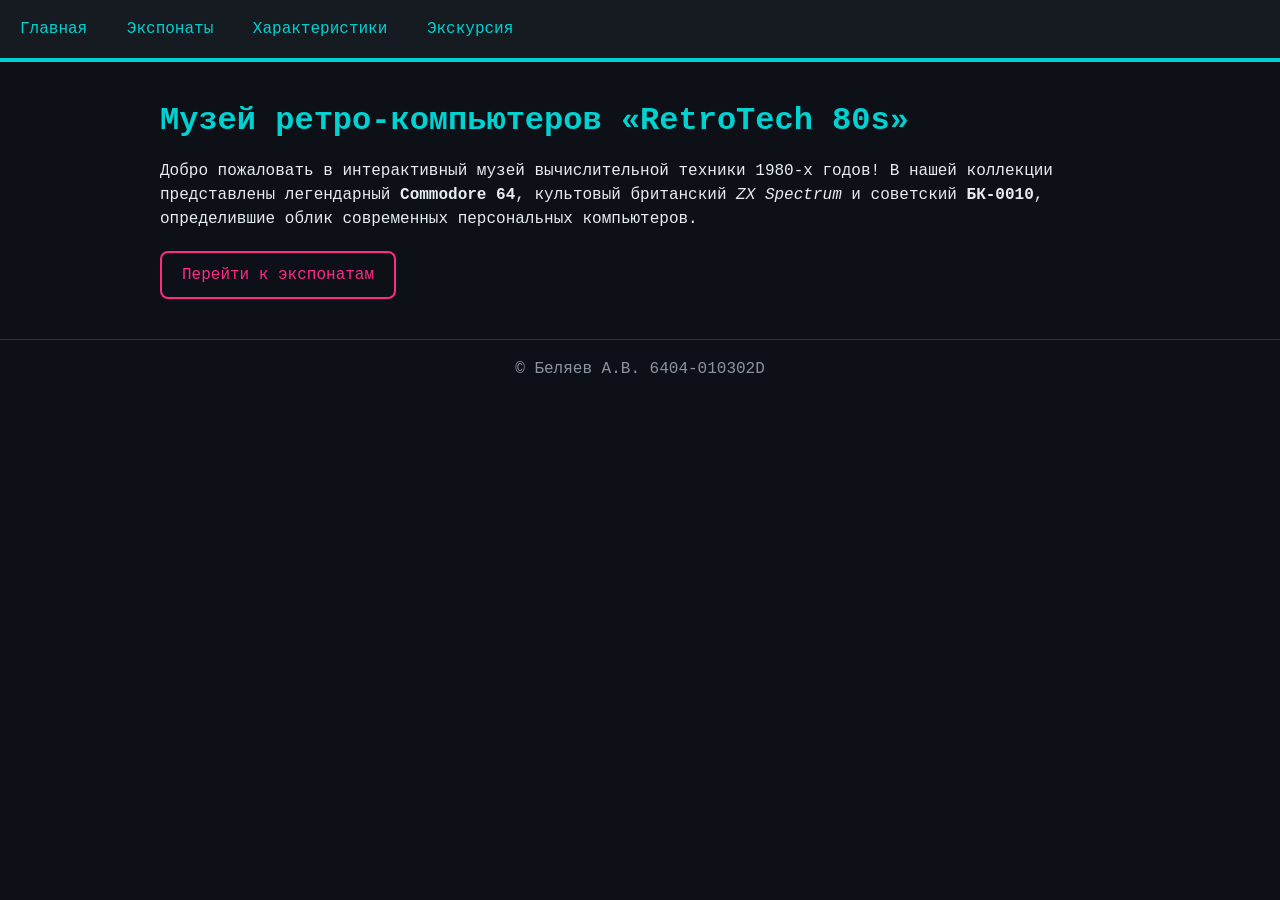
<file: lab2/index.html>
<!DOCTYPE html>
<html>
    <head>
        <meta charset="UTF-8">
        <title>Музей ретро-компьютеров | Главная</title>
        <link rel="stylesheet" href="style.css">
    </head>
    <body>
        <header>
            <nav>
                <ul>
                    <li><a href="index.html">Главная</a></li>
                    <li><a href="exhibits.html">Экспонаты</a></li>
                    <li><a href="specs.html">Характеристики</a></li>
                    <li><a href="visit.html">Экскурсия</a></li>
                </ul>
            </nav>
        </header>
        <main>
            <h1>
                Музей ретро-компьютеров «RetroTech 80s»
            </h1>
            <p>
                Добро пожаловать в интерактивный музей вычислительной техники 1980-х годов!
                В нашей коллекции представлены легендарный <strong>Commodore 64</strong>, культовый британский <em>ZX Spectrum</em> и советский <strong>БК-0010</strong>,
                определившие облик современных персональных компьютеров.
            </p>
            <p><a href="exhibits.html" class="neon-button">Перейти к экспонатам</a></p>
        </main>
        <footer>
            <p>
                &copy; Беляев А.В. 6404-010302D
            </p>
        </footer>
    </body>
</html>
</file>
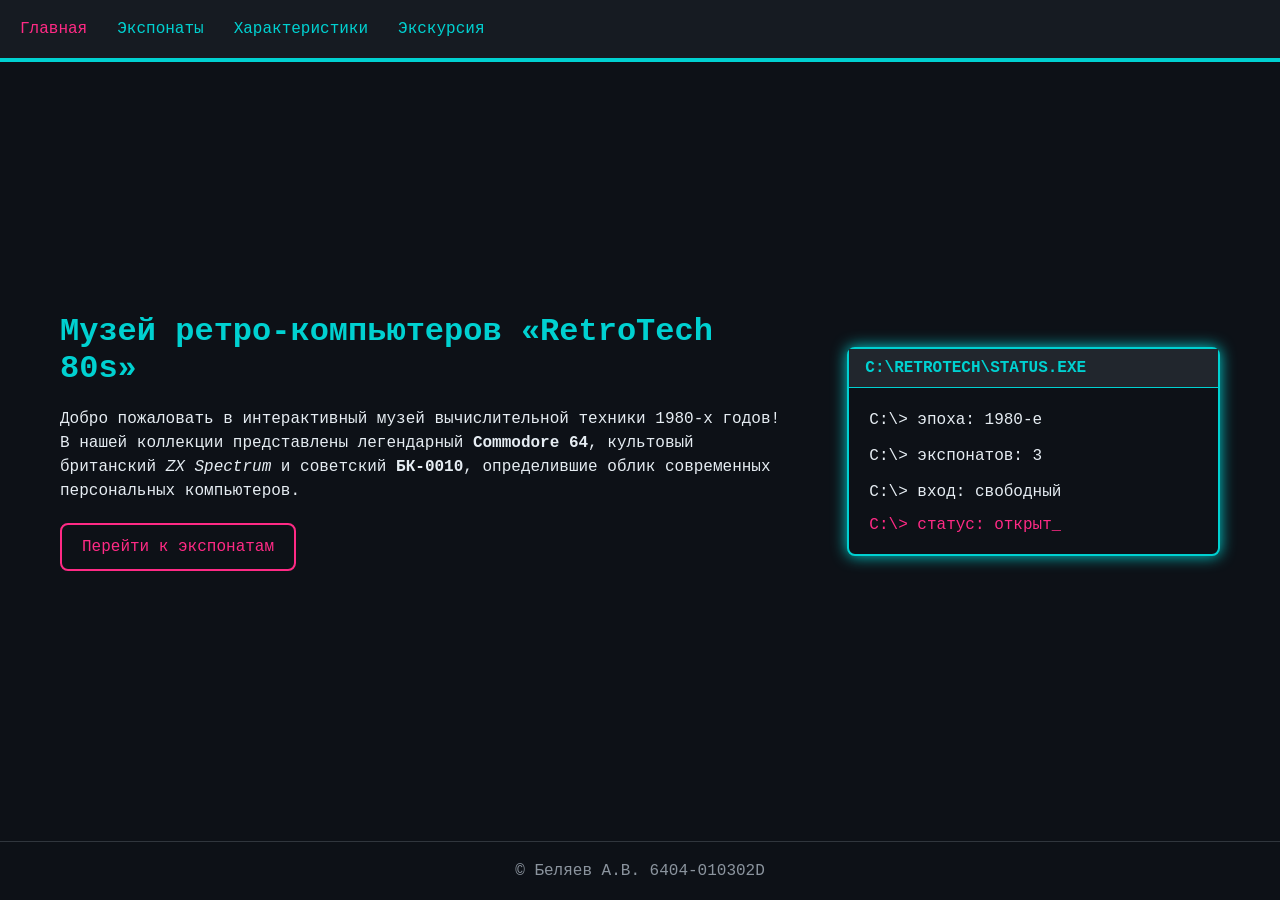
<file: lab4/index.html>
<!DOCTYPE html>
<html>
    <head>
        <meta charset="UTF-8">
        <title>Музей ретро-компьютеров | Главная</title>
        <link rel="stylesheet" href="style.css">
    </head>
    <body class="page page_flex">
        <header class="header">
            <nav class="nav">
                <ul class="nav__list">
                    <li class="nav__item"><a href="index.html" class="nav__link nav__link_active">Главная</a></li>
                    <li class="nav__item"><a href="exhibits.html" class="nav__link">Экспонаты</a></li>
                    <li class="nav__item"><a href="specs.html" class="nav__link">Характеристики</a></li>
                    <li class="nav__item"><a href="visit.html" class="nav__link">Экскурсия</a></li>
                </ul>
            </nav>
        </header>
        <main class="main">
            <div class="welcome">
                <div class="welcome__text">
                    <h1 class="main__title">
                        Музей ретро-компьютеров «RetroTech 80s»
                    </h1>
                    <p class="main__text">
                        Добро пожаловать в интерактивный музей вычислительной техники 1980-х годов!
                        В нашей коллекции представлены легендарный <strong>Commodore 64</strong>, культовый британский <em>ZX Spectrum</em> и советский <strong>БК-0010</strong>,
                        определившие облик современных персональных компьютеров.
                    </p>
                    <p class="main__text"><a href="exhibits.html" class="button button_neon">Перейти к экспонатам</a></p>
                </div>
                <div class="terminal">
                    <div class="terminal__header">
                        C:\RETROTECH\STATUS.EXE
                    </div>
                    <div class="terminal__body">
                        <p class="terminal__line">C:\&gt; эпоха: 1980-е</p>
                        <p class="terminal__line">C:\&gt; экспонатов: 3</p>
                        <p class="terminal__line">C:\&gt; вход: свободный</p>
                        <p class="terminal__status">C:\&gt; <span class="terminal__typing">статус: открыт<span class="terminal__cursor">_</span></span></p>
                    </div>
                </div>
            </div>
        </main>
        <footer class="footer">
            <p class="footer__text">
                &copy; Беляев А.В. 6404-010302D
            </p>
        </footer>
    </body>
</html>
</file>
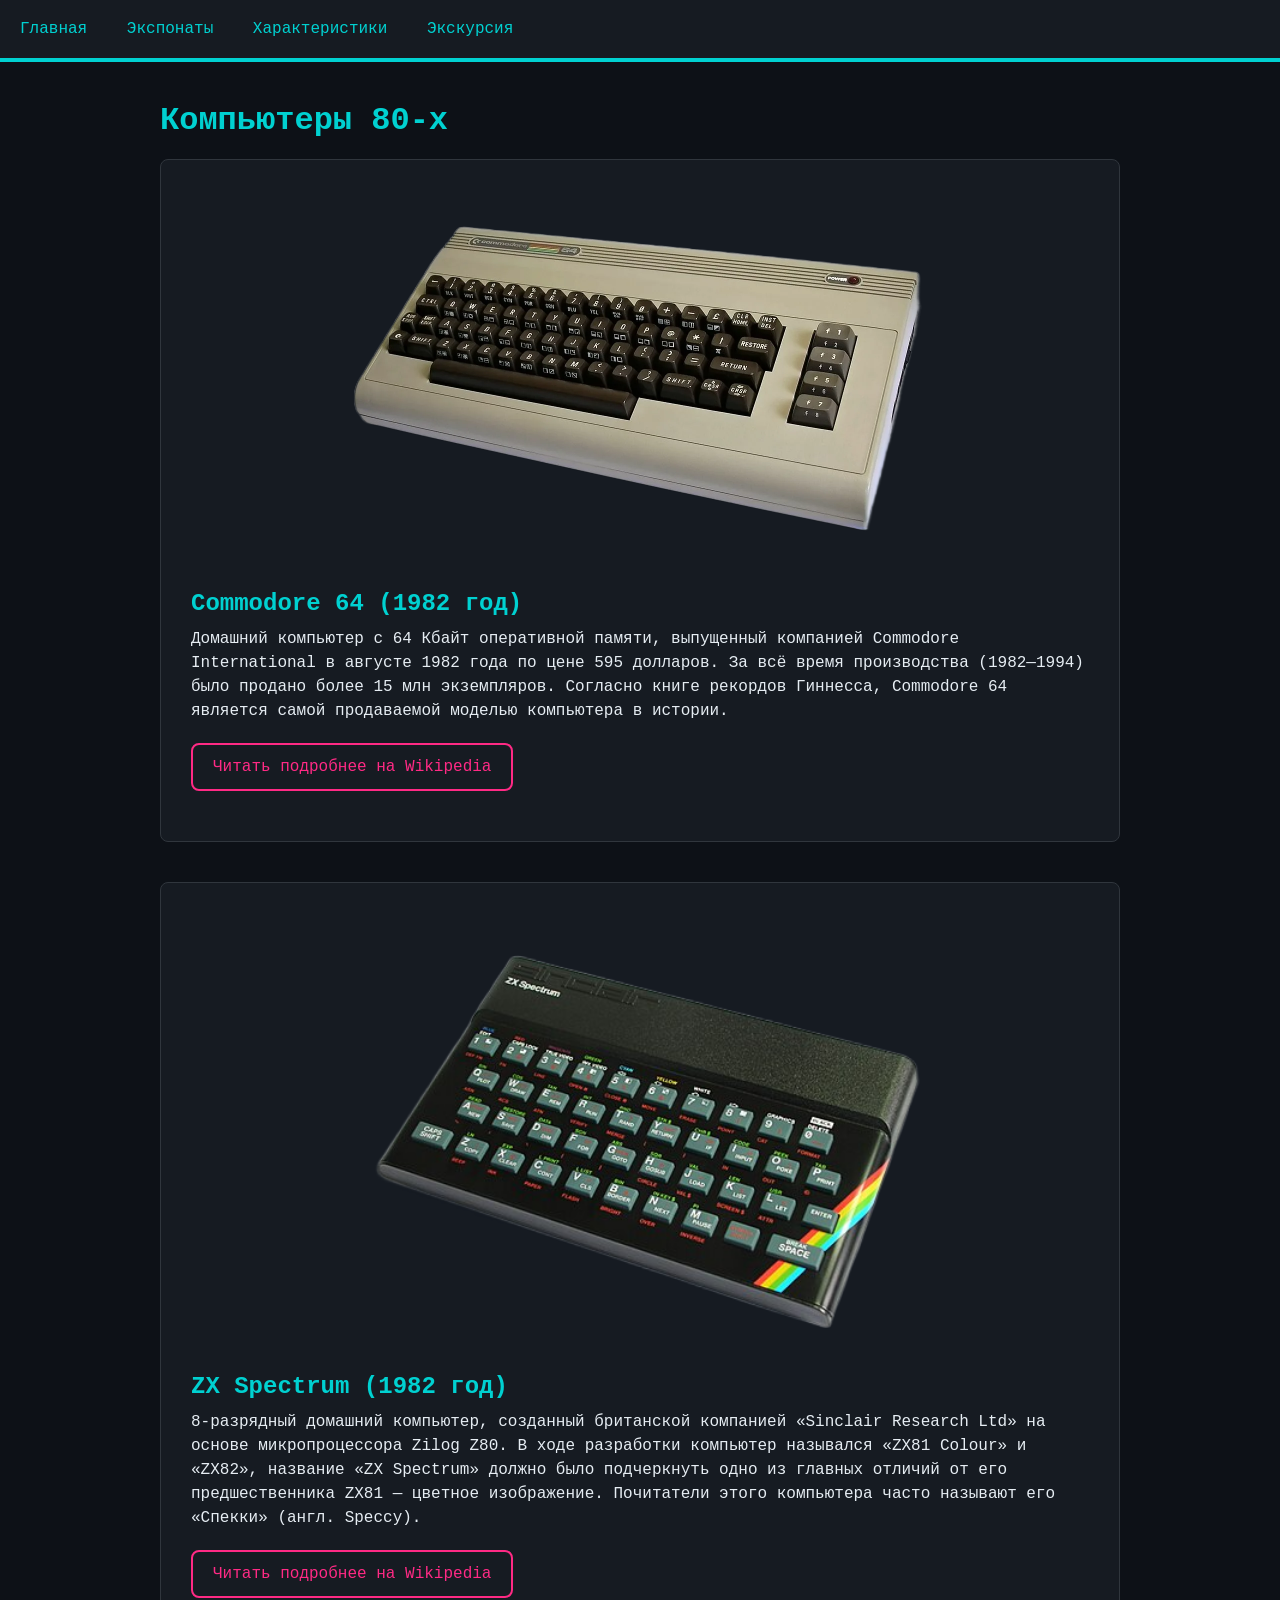
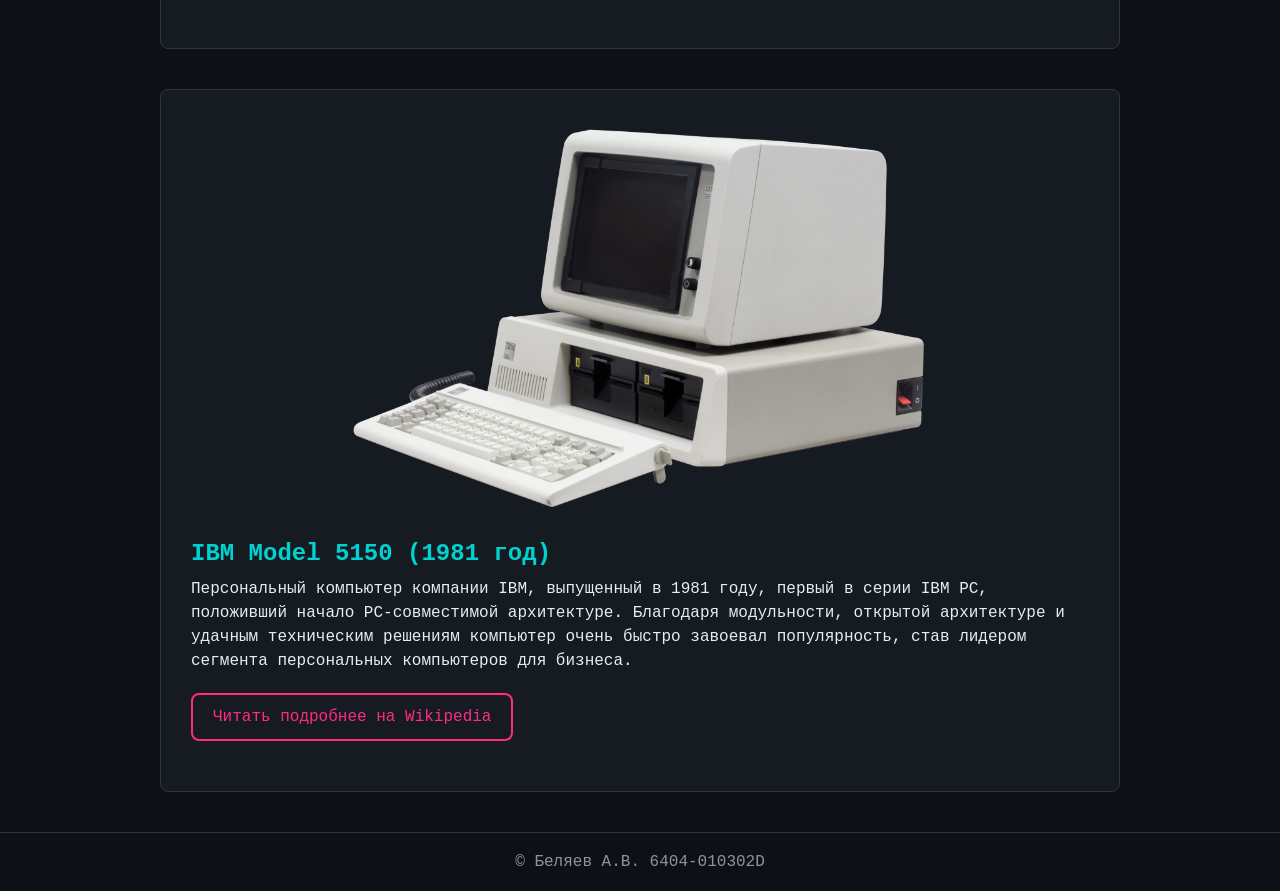
<file: lab2/exhibits.html>
<!DOCTYPE html>
<html>
    <head>
        <meta charset="UTF-8">
        <title>Музей ретро-компьютеров | Экспонаты</title>
        <link rel="stylesheet" href="style.css">
    </head>
    <body>
        <header>
            <nav>
                <ul>
                    <li><a href="index.html">Главная</a></li>
                    <li><a href="exhibits.html">Экспонаты</a></li>
                    <li><a href="specs.html">Характеристики</a></li>
                    <li><a href="visit.html">Экскурсия</a></li>
                </ul>
            </nav>
        </header>
        <main>
            <h1>
                Компьютеры 80-х
            </h1>
            <div class="PC">
                <img src="images/c64.png" alt="Компьютер Commodore 64" width="600">
            <h2>
                Commodore 64 (1982 год)
            </h2>
            <p>
                Домашний компьютер с 64 Кбайт оперативной памяти, выпущенный компанией Commodore International
                в августе 1982 года по цене 595 долларов.
                За всё время производства (1982—1994) было продано более 15 млн экземпляров.
                Согласно книге рекордов Гиннесса, Commodore 64 является самой продаваемой моделью компьютера в истории.
            </p>
            <p><a href="https://ru.wikipedia.org/wiki/Commodore_64" target="_blank" class="neon-button">Читать подробнее на Wikipedia</a></p>
            </div>

            <div class="PC">
                <img src="images/spectrum.png" alt="Компьютер ZX Spectrum" width="600">
            <h2>
                ZX Spectrum (1982 год)
            </h2>
            <p>
                8-разрядный домашний компьютер, созданный британской компанией «Sinclair Research Ltd» на основе микропроцессора Zilog Z80.
                В ходе разработки компьютер назывался «ZX81 Colour» и «ZX82», название «ZX Spectrum» должно было подчеркнуть одно из главных отличий
                от его предшественника ZX81 — цветное изображение. Почитатели этого компьютера часто называют его «Спекки» (англ. Speccy).
            </p>
            <p><a href="https://ru.wikipedia.org/wiki/ZX_Spectrum" target="_blank" class="neon-button">Читать подробнее на Wikipedia</a></p>
            </div>

            <div class="PC">
                <img src="images/ibmpc.png" alt="Компьютер IBM Model 5150" width="600">
            <h2>
                IBM Model 5150 (1981 год)
            </h2>
            <p>
                Персональный компьютер компании IBM, выпущенный в 1981 году, первый в серии IBM PC, положивший начало PC-совместимой архитектуре.
                Благодаря модульности, открытой архитектуре и удачным техническим решениям компьютер очень быстро завоевал популярность,
                став лидером сегмента персональных компьютеров для бизнеса.
            </p>
            <p><a href="https://ru.wikipedia.org/wiki/IBM_PC" target="_blank" class="neon-button">Читать подробнее на Wikipedia</a></p>
            </div>
        </main>
        <footer>
            <p>
                &copy; Беляев А.В. 6404-010302D
            </p>
        </footer>
    </body>
</html>
</file>
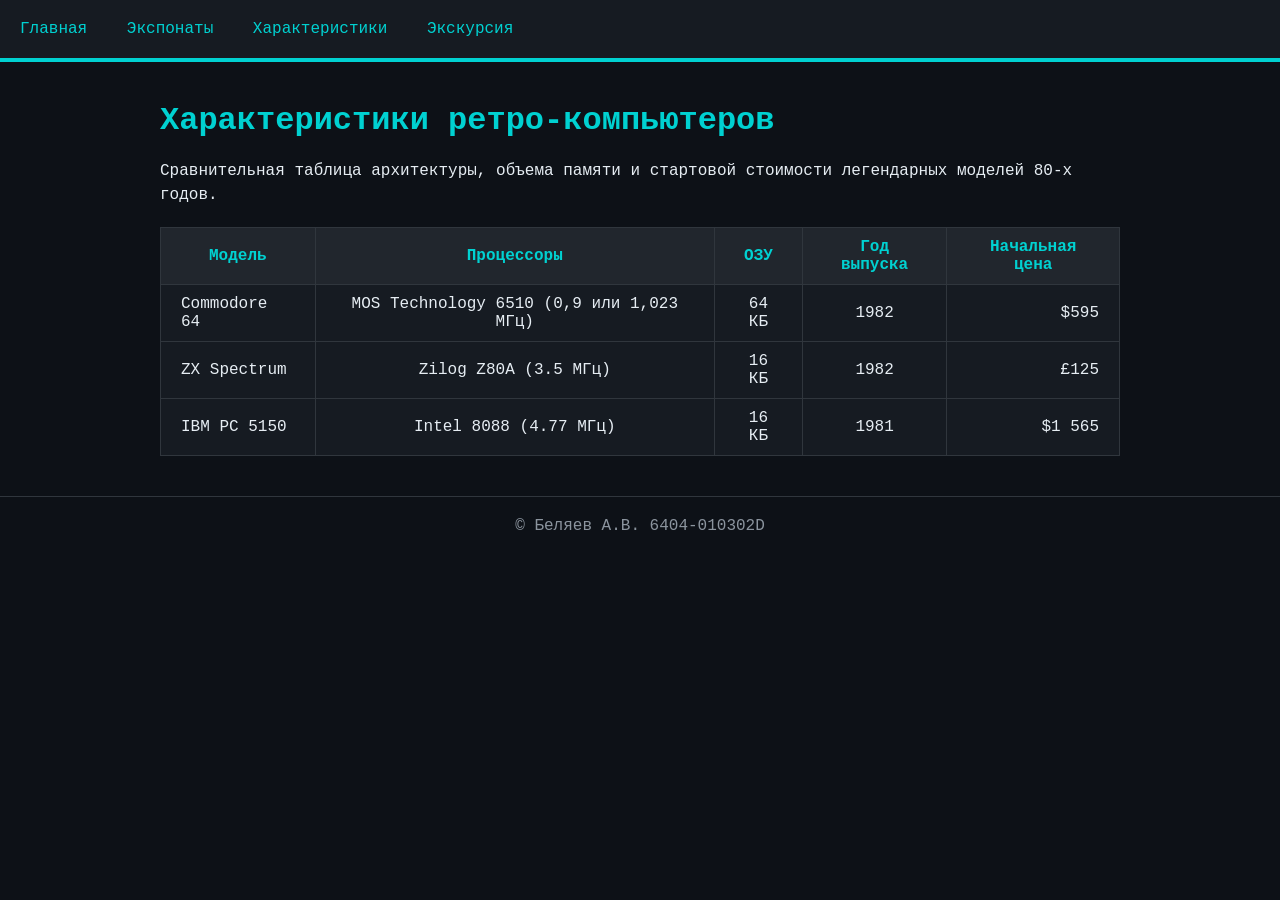
<file: lab2/specs.html>
<!DOCTYPE html>
<html>
    <head>
        <meta charset="UTF-8">
        <title>Музей ретро-компьютеров | Характеристики</title>
        <link rel="stylesheet" href="style.css">
    </head>
    <body>
        <header>
            <nav>
                <ul>
                    <li><a href="index.html">Главная</a></li>
                    <li><a href="exhibits.html">Экспонаты</a></li>
                    <li><a href="specs.html">Характеристики</a></li>
                    <li><a href="visit.html">Экскурсия</a></li>
                </ul>
            </nav>
        </header>
        <main>
            <h1>
                Характеристики ретро-компьютеров
            </h1>
            <p>
                Сравнительная таблица архитектуры, объема памяти и стартовой стоимости легендарных моделей 80-х годов.
            </p>
            <table>
                <thead>
                    <tr>
                        <th>Модель</th>
                        <th>Процессоры</th>
                        <th>ОЗУ</th>
                        <th>Год выпуска</th>
                        <th>Начальная цена</th>
                    </tr>
                </thead>
                <tbody>
                    <tr>
                        <td class="shift-left">Commodore 64</td>
                        <td class="shift-center">MOS Technology 6510 (0,9 или 1,023 МГц)</td>
                        <td class="shift-center">64 КБ</td>
                        <td class="shift-center">1982</td>
                        <td class="shift-right">$595</td>
                    </tr>

                    <tr>
                        <td class="shift-left">ZX Spectrum</td>
                        <td class="shift-center">Zilog Z80A (3.5 МГц)</td>
                        <td class="shift-center">16 КБ</td>
                        <td class="shift-center">1982</td>
                        <td class="shift-right">£125</td>
                    </tr>

                    <tr>
                        <td class="shift-left">IBM PC 5150</td>
                        <td class="shift-center">Intel 8088 (4.77 МГц)</td>
                        <td class="shift-center">16 КБ</td>
                        <td class="shift-center">1981</td>
                        <td class="shift-right">$1 565</td>
                    </tr>
                </tbody>
            </table>
        </main>
        <footer>
            <p>
                &copy; Беляев А.В. 6404-010302D
            </p>
        </footer>
    </body>
</html>
</file>
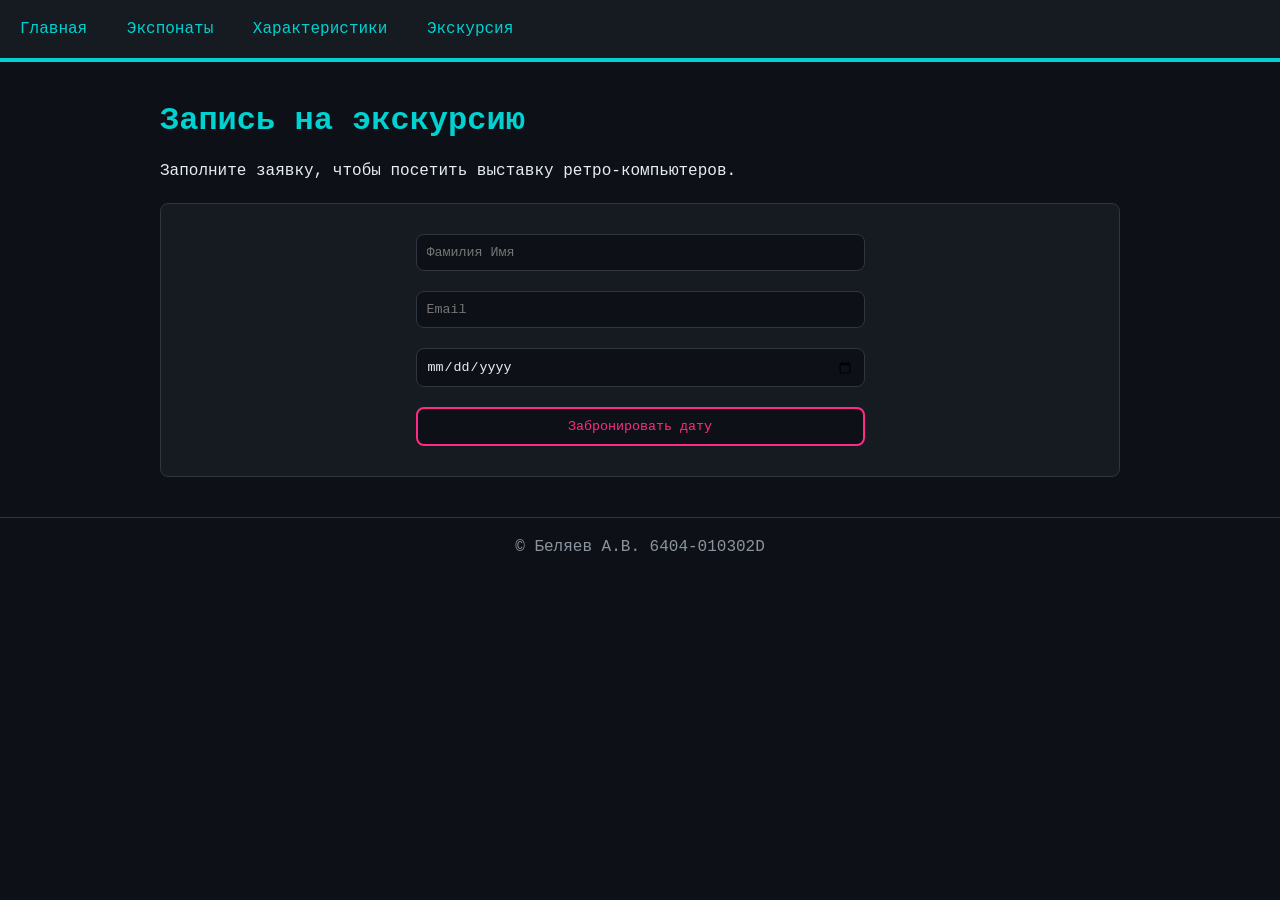
<file: lab2/visit.html>
<!DOCTYPE html>
<html>
    <head>
        <meta charset="UTF-8">
        <title>Музей ретро-компьютеров | Экскурсия</title>
        <link rel="stylesheet" href="style.css">
    </head>
    <body>
        <header>
            <nav>
                <ul>
                    <li><a href="index.html">Главная</a></li>
                    <li><a href="exhibits.html">Экспонаты</a></li>
                    <li><a href="specs.html">Характеристики</a></li>
                    <li><a href="visit.html">Экскурсия</a></li>
                </ul>
            </nav>
        </header>
        <main>
            <h1>
                Запись на экскурсию
            </h1>
            <p>
                Заполните заявку, чтобы посетить выставку ретро-компьютеров.
            </p>
            <form method="post" autocomplete="off" action="">
                <input type="text" name="login" placeholder="Фамилия Имя">
                <input type="email" name="email" placeholder="Email">
                <input type="date" name="visit_date">
                <input type="submit" value="Забронировать дату" class="neon-button">
            </form>
        </main>
        <footer>
            <p>
                &copy; Беляев А.В. 6404-010302D
            </p>
        </footer>
    </body>
</html>
</file>
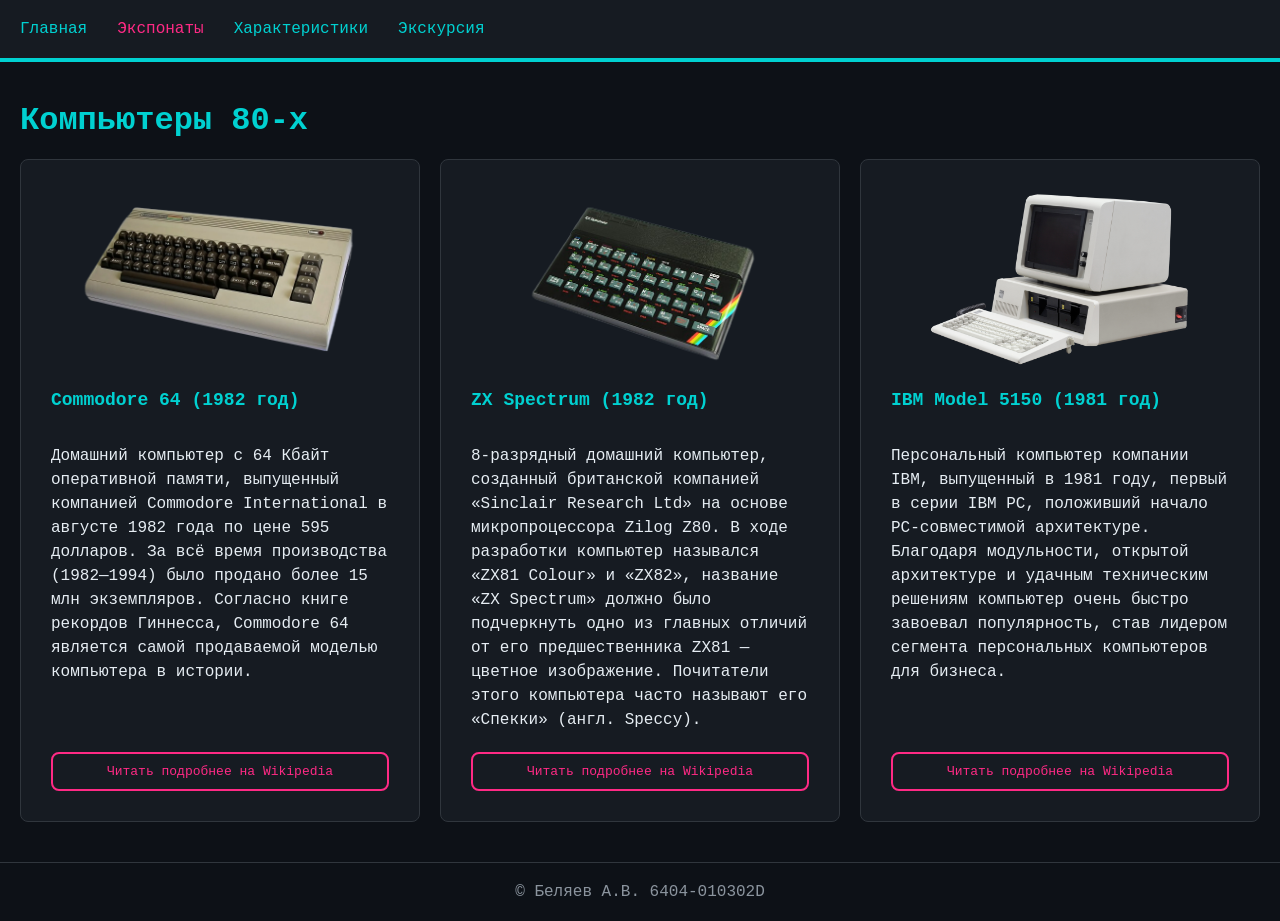
<file: lab4/exhibits.html>
<!DOCTYPE html>
<html>
    <head>
        <meta charset="UTF-8">
        <title>Музей ретро-компьютеров | Экспонаты</title>
        <link rel="stylesheet" href="style.css">
    </head>
    <body class="page">
        <header class="header">
            <nav class="nav">
                <ul class="nav__list">
                    <li class="nav__item"><a href="index.html" class="nav__link">Главная</a></li>
                    <li class="nav__item"><a href="exhibits.html" class="nav__link nav__link_active">Экспонаты</a></li>
                    <li class="nav__item"><a href="specs.html" class="nav__link">Характеристики</a></li>
                    <li class="nav__item"><a href="visit.html" class="nav__link">Экскурсия</a></li>
                </ul>
            </nav>
        </header>
        <main class="main main_wide">
            <h1 class="main__title">
                Компьютеры 80-х
            </h1>
            <div class="exhibits">
                <div class="card">
                    <img src="images/c64.png" alt="Компьютер Commodore 64" class="card__image">
                    <h2 class="card__title">
                        Commodore 64 (1982 год)
                    </h2>
                    <p class="card__text">
                        Домашний компьютер с 64 Кбайт оперативной памяти, выпущенный компанией Commodore International
                        в августе 1982 года по цене 595 долларов.
                        За всё время производства (1982—1994) было продано более 15 млн экземпляров.
                        Согласно книге рекордов Гиннесса, Commodore 64 является самой продаваемой моделью компьютера в истории.
                    </p>
                    <p class="card__actions"><a href="https://ru.wikipedia.org/wiki/Commodore_64" target="_blank" class="button button_neon button_full">Читать подробнее на Wikipedia</a></p>
                </div>

                <div class="card">
                    <img src="images/spectrum.png" alt="Компьютер ZX Spectrum" class="card__image">
                    <h2 class="card__title">
                        ZX Spectrum (1982 год)
                    </h2>
                    <p class="card__text">
                        8-разрядный домашний компьютер, созданный британской компанией «Sinclair Research Ltd» на основе микропроцессора Zilog Z80.
                        В ходе разработки компьютер назывался «ZX81 Colour» и «ZX82», название «ZX Spectrum» должно было подчеркнуть одно из главных отличий
                        от его предшественника ZX81 — цветное изображение. Почитатели этого компьютера часто называют его «Спекки» (англ. Speccy).
                    </p>
                    <p class="card__actions"><a href="https://ru.wikipedia.org/wiki/ZX_Spectrum" target="_blank" class="button button_neon button_full">Читать подробнее на Wikipedia</a></p>
                </div>

                <div class="card">
                    <img src="images/ibmpc.png" alt="Компьютер IBM Model 5150" class="card__image">
                    <h2 class="card__title">
                        IBM Model 5150 (1981 год)
                    </h2>
                    <p class="card__text">
                        Персональный компьютер компании IBM, выпущенный в 1981 году, первый в серии IBM PC, положивший начало PC-совместимой архитектуре.
                        Благодаря модульности, открытой архитектуре и удачным техническим решениям компьютер очень быстро завоевал популярность,
                        став лидером сегмента персональных компьютеров для бизнеса.
                    </p>
                    <p class="card__actions"><a href="https://ru.wikipedia.org/wiki/IBM_PC" target="_blank" class="button button_neon button_full">Читать подробнее на Wikipedia</a></p>
                </div>
            </div>
        </main>
        <footer class="footer">
            <p class="footer__text">
                &copy; Беляев А.В. 6404-010302D
            </p>
        </footer>
    </body>
</html>
</file>
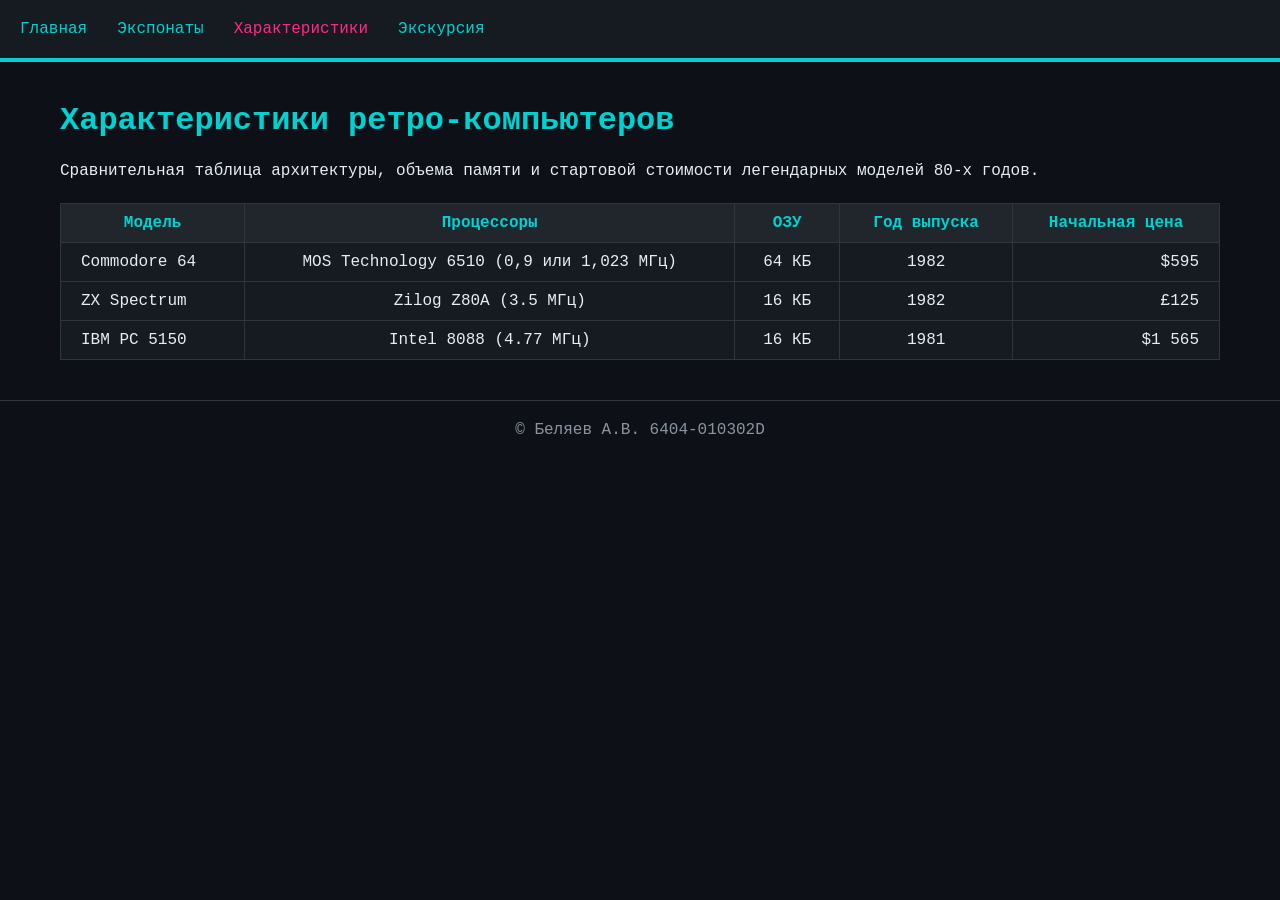
<file: lab4/specs.html>
<!DOCTYPE html>
<html>
    <head>
        <meta charset="UTF-8">
        <title>Музей ретро-компьютеров | Характеристики</title>
        <link rel="stylesheet" href="style.css">
    </head>
    <body class="page">
        <header class="header">
            <nav class="nav">
                <ul class="nav__list">
                    <li class="nav__item"><a href="index.html" class="nav__link">Главная</a></li>
                    <li class="nav__item"><a href="exhibits.html" class="nav__link">Экспонаты</a></li>
                    <li class="nav__item"><a href="specs.html" class="nav__link nav__link_active">Характеристики</a></li>
                    <li class="nav__item"><a href="visit.html" class="nav__link">Экскурсия</a></li>
                </ul>
            </nav>
        </header>
        <main class="main">
            <h1 class="main__title">
                Характеристики ретро-компьютеров
            </h1>
            <p class="main__text">
                Сравнительная таблица архитектуры, объема памяти и стартовой стоимости легендарных моделей 80-х годов.
            </p>
            <table class="specs-table">
                <thead>
                    <tr>
                        <th class="specs-table__head">Модель</th>
                        <th class="specs-table__head">Процессоры</th>
                        <th class="specs-table__head">ОЗУ</th>
                        <th class="specs-table__head">Год выпуска</th>
                        <th class="specs-table__head">Начальная цена</th>
                    </tr>
                </thead>
                <tbody>
                    <tr class="specs-table__row">
                        <td class="specs-table__cell specs-table__cell_left">Commodore 64</td>
                        <td class="specs-table__cell specs-table__cell_center">MOS Technology 6510 (0,9 или 1,023 МГц)</td>
                        <td class="specs-table__cell specs-table__cell_center">64 КБ</td>
                        <td class="specs-table__cell specs-table__cell_center">1982</td>
                        <td class="specs-table__cell specs-table__cell_right">$595</td>
                    </tr>

                    <tr class="specs-table__row">
                        <td class="specs-table__cell specs-table__cell_left">ZX Spectrum</td>
                        <td class="specs-table__cell specs-table__cell_center">Zilog Z80A (3.5 МГц)</td>
                        <td class="specs-table__cell specs-table__cell_center">16 КБ</td>
                        <td class="specs-table__cell specs-table__cell_center">1982</td>
                        <td class="specs-table__cell specs-table__cell_right">£125</td>
                    </tr>

                    <tr class="specs-table__row">
                        <td class="specs-table__cell specs-table__cell_left">IBM PC 5150</td>
                        <td class="specs-table__cell specs-table__cell_center">Intel 8088 (4.77 МГц)</td>
                        <td class="specs-table__cell specs-table__cell_center">16 КБ</td>
                        <td class="specs-table__cell specs-table__cell_center">1981</td>
                        <td class="specs-table__cell specs-table__cell_right">$1 565</td>
                    </tr>
                </tbody>
            </table>
        </main>
        <footer class="footer">
            <p class="footer__text">
                &copy; Беляев А.В. 6404-010302D
            </p>
        </footer>
    </body>
</html>
</file>
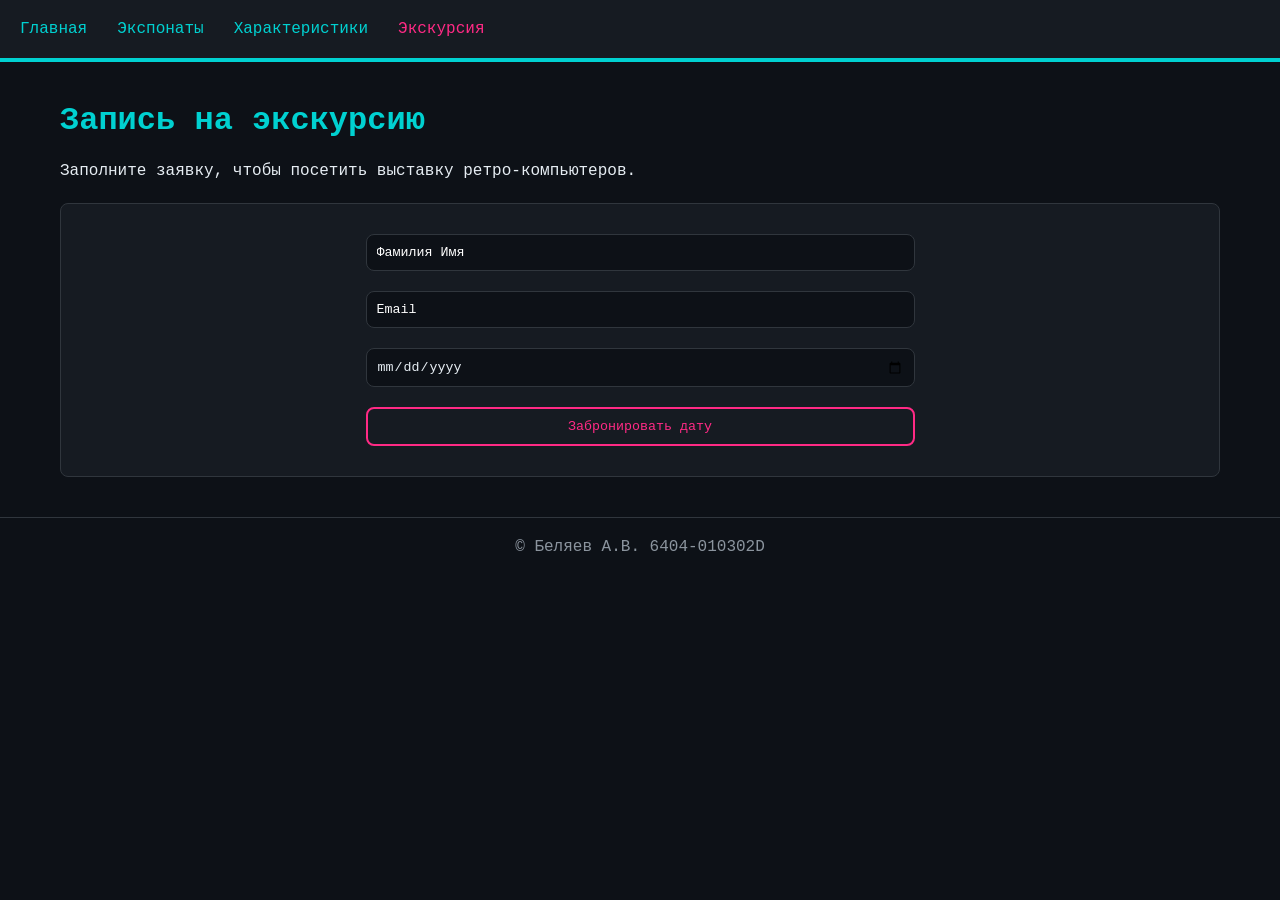
<file: lab4/visit.html>
<!DOCTYPE html>
<html>
    <head>
        <meta charset="UTF-8">
        <title>Музей ретро-компьютеров | Экскурсия</title>
        <link rel="stylesheet" href="style.css">
    </head>
    <body class="page">
        <header class="header">
            <nav class="nav">
                <ul class="nav__list">
                    <li class="nav__item"><a href="index.html" class="nav__link">Главная</a></li>
                    <li class="nav__item"><a href="exhibits.html" class="nav__link">Экспонаты</a></li>
                    <li class="nav__item"><a href="specs.html" class="nav__link">Характеристики</a></li>
                    <li class="nav__item"><a href="visit.html" class="nav__link nav__link_active">Экскурсия</a></li>
                </ul>
            </nav>
        </header>
        <main class="main">
            <h1 class="main__title">
                Запись на экскурсию
            </h1>
            <p class="main__text">
                Заполните заявку, чтобы посетить выставку ретро-компьютеров.
            </p>
            <form id="visit-form" class="visit-form" method="post" autocomplete="off" action="">
                <input id="visitor-name" class="visit-form__input" type="text" name="login" placeholder="Фамилия Имя">
                <input id="visitor-email" class="visit-form__input" type="email" name="email" placeholder="Email">
                <input id="visit-date" class="visit-form__input" type="date" name="visit_date">
                <input type="submit" value="Забронировать дату" class="visit-form__submit button button_neon">
            </form>
        </main>
        <footer class="footer">
            <p class="footer__text">
                &copy; Беляев А.В. 6404-010302D
            </p>
        </footer>
        <script src="script.js"></script>
    </body>
</html>
</file>
<file: lab2/style.css>
*{
    margin: 0;
    padding: 0;
    box-sizing: border-box;
}

body{
    background-color: #0d1117;
    color: #e6edf3;
    font-family: "Lucida Console", "Courier New", monospace;
}

header{
    background-color:#161b22;
    padding: 20px;
    border-bottom: 4px solid #00d1d1;
}

main{
    max-width: 1000px;
    margin: 40px auto;
    padding: 0 20px;
}

main p{
    line-height: 1.5;
    margin-bottom: 20px;
}

main h1{
    color: #00d1d1;
    margin-bottom: 20px;
}

nav li{
    display: inline-block;
    margin-right: 30px;
}

nav a{
    text-decoration: none;
    color: #00d1d1;
}

nav a:hover{
    color: #ff2a85;
}

.neon-button{
    display: inline-block;
    padding: 10px 20px;
    color: #ff2a85;
    border: 2px solid #ff2a85;
    border-radius: 8px;
    text-decoration: none;
}

.neon-button:hover{
    background-color: #ff2a85;
    color: #ffffff;
    box-shadow: 0 0 15px #ff2a85;
}

footer{
    text-align: center;
    padding: 20px;
    border-top: 1px solid #30363d;
    color: #8b949e;
}

.PC{
    background-color: #161b22;
    border: 1px solid #30363d;
    border-radius: 8px;
    padding: 30px;
    margin-bottom: 40px;
}

.PC h2{
    color: #00d1d1;
    margin-bottom: 10px;
}

.PC img {
    display: block;
    margin: 0 auto 20px auto;
}

table{
    width: 100%;
    border-collapse: collapse;
    background-color: #161b22;
    margin-top: 20px;
}

th{
    padding: 10px 20px;
    border: 1px solid #30363d;
    background-color: #21262d;
    color: #00d1d1;
}

td{
    padding: 10px 20px;
    border: 1px solid #30363d;
}

.shift-left{
    text-align: left;
}

.shift-center{
    text-align: center;
}

.shift-right{
    text-align: right;
}

form{
    background-color: #161b22;
    border: 1px solid #30363d;
    border-radius: 8px;
    padding: 30px;
    margin-top: 20px;
    
}

form input{
    display: block;
    width: 50%;
    padding: 10px;
    margin-bottom: 20px;
    background-color: #0d1117;
    color: #e6edf3;
    border: 1px solid #30363d;
    border-radius: 8px;
    font-family: "Lucida Console", "Courier New", monospace;
    margin: 0 auto 20px auto;
}

form input.neon-button {
    display: block;
    margin: 0 auto;
}
</file>
<file: lab4/style.css>
* {
    margin: 0;
    padding: 0;
    box-sizing: border-box;
}

:root {
    --main-background: #0d1117;
    --block-background: #161b22;
    --table-header-background: #21262d;
    --border-color: #30363d;
    --text-color: #e6edf3;
    --footer-text: #8b949e;
    --neon-cyan: #00d1d1;
    --neon-pink: #ff2a85;
    --white-color: #ffffff;
    --main-font: "Lucida Console", "Courier New", monospace;
}

.page {
    background-color: var(--main-background);
    color: var(--text-color);
    font-family: var(--main-font);
}

.page_flex {
    min-height: 100vh;
    display: flex;
    flex-direction: column;
}

.header {
    background-color: var(--block-background);
    padding: 20px;
    border-bottom: 4px solid var(--neon-cyan);
}

.nav__list {
    display: flex;
    list-style: none;
    gap: 30px;
}

.nav__link {
    text-decoration: none;
    color: var(--neon-cyan);
}

.nav__link:hover,
.nav__link_active {
    color: var(--neon-pink);
}

.main {
    max-width: 1200px;
    width: 100%;
    margin: 40px auto;
    padding: 0 20px;
}

.page_flex .main {
    flex: 1;
    display: flex;
    align-items: center;
}

.main_wide {
    max-width: 1450px;
}

.main__title {
    color: var(--neon-cyan);
    margin-bottom: 20px;
}

.main__text {
    line-height: 1.5;
    margin-bottom: 20px;
}

.button {
    display: inline-block;
    padding: 10px 20px;
    border-radius: 8px;
    text-decoration: none;
    font-family: var(--main-font);
    cursor: pointer;
}

.button_neon {
    color: var(--neon-pink);
    border: 2px solid var(--neon-pink);
    background-color: transparent;
}

.button_neon:hover {
    background-color: var(--neon-pink);
    color: var(--white-color);
    box-shadow: 0 0 15px var(--neon-pink);
}

.button_full {
    display: block;
    text-align: center;
    font-size: 13px;
    padding: 10px;
}

.footer {
    text-align: center;
    padding: 20px;
    border-top: 1px solid var(--border-color);
    color: var(--footer-text);
}

.welcome {
    width: 100%;
    display: flex;
    align-items: center;
    gap: 50px;
}

.welcome__text {
    flex: 2;
}

@keyframes neonBorder {
    0% {
        border-color: var(--neon-cyan);
        box-shadow: 0 0 15px var(--neon-cyan);
    }
    100% {
        border-color: var(--neon-pink);
        box-shadow: 0 0 15px var(--neon-pink);
    }
}

.terminal {
    flex: 1;
    background-color: var(--main-background);
    border: 2px solid var(--neon-cyan);
    border-radius: 8px;
    box-shadow: 0 0 15px var(--neon-cyan);
    animation: neonBorder 3s ease-in-out infinite alternate;
}

.terminal__header {
    background-color: var(--table-header-background);
    color: var(--neon-cyan);
    padding: 10px 16px;
    border-bottom: 1px solid var(--neon-cyan);
    font-weight: bold;
}

.terminal__body {
    padding: 20px;
}

.terminal__line {
    line-height: 1.5;
    margin-bottom: 12px;
}

.terminal__status {
    color: var(--neon-pink);
    margin-bottom: 0;
}

@keyframes typing {
    0% {
        width: 0;
    }
    60%, 100% {
        width: 15ch;
    }
}

.terminal__typing {
    display: inline-block;
    vertical-align: bottom;
    overflow: hidden;
    white-space: nowrap;
    width: 15ch;
    animation-name: typing;
    animation-duration: 3s;
    animation-timing-function: steps(15);
    animation-iteration-count: infinite;
    animation-direction: alternate;
}

@keyframes blink {
    0%, 49% {
        opacity: 1;
    }
    50%, 100% {
        opacity: 0;
    }
}

.terminal__cursor {
    animation-name: blink;
    animation-duration: 1s;
    animation-iteration-count: infinite;
}

.exhibits {
    display: grid;
    grid-template-columns: repeat(3, 1fr);
    gap: 20px;
}

@keyframes fadeIn {
    0% {
        opacity: 0;
        transform: translateY(20px);
    }
    100% {
        opacity: 1;
        transform: translateY(0);
    }
}

.card {
    background-color: var(--block-background);
    border: 1px solid var(--border-color);
    border-radius: 8px;
    padding: 30px;
    display: flex;
    flex-direction: column;
    transition: transform 0.3s ease, border-color 0.3s ease, box-shadow 0.3s ease;
    animation: fadeIn 0.6s ease;
}

.card:hover {
    transform: translateY(-6px);
    border-color: var(--neon-cyan);
    box-shadow: 0 0 15px var(--neon-cyan);
}

.card__image {
    display: block;
    height: 180px;
    width: auto;
    max-width: 100%;
    margin: 0 auto 20px auto;
    border-radius: 6px;
}

.card__title {
    color: var(--neon-cyan);
    font-size: 18px;
    min-height: 44px;
    margin-bottom: 10px;
}

.card__text {
    line-height: 1.5;
    margin-bottom: 20px;
}

.card__actions {
    margin-top: auto;
    margin-bottom: 0;
}

.specs-table {
    width: 100%;
    border-collapse: collapse;
    background-color: var(--block-background);
    margin-top: 20px;
    animation: fadeIn 0.6s ease;
}

.specs-table__head {
    padding: 10px 20px;
    border: 1px solid var(--border-color);
    background-color: var(--table-header-background);
    color: var(--neon-cyan);
}

.specs-table__row {
    transition: background-color 0.25s ease, color 0.25s ease;
}

.specs-table__row:hover {
    background-color: var(--table-header-background);
    color: var(--neon-cyan);
}

.specs-table__cell {
    padding: 10px 20px;
    border: 1px solid var(--border-color);
}

.specs-table__cell_left {
    text-align: left;
}

.specs-table__cell_center {
    text-align: center;
}

.specs-table__cell_right {
    text-align: right;
}

.visit-form {
    background-color: var(--block-background);
    border: 1px solid var(--border-color);
    border-radius: 8px;
    padding: 30px;
    margin-top: 20px;
    animation: fadeIn 0.6s ease;
}

.visit-form__input {
    display: block;
    width: 50%;
    padding: 10px;
    background-color: var(--main-background);
    color: var(--text-color);
    border: 1px solid var(--border-color);
    border-radius: 8px;
    font-family: var(--main-font);
    margin: 0 auto 20px auto;
}

.visit-form__input::placeholder {
    color: var(--white-color);
}

.visit-form__submit {
    display: block;
    margin: 0 auto;
    width: 50%;
}
</file>
